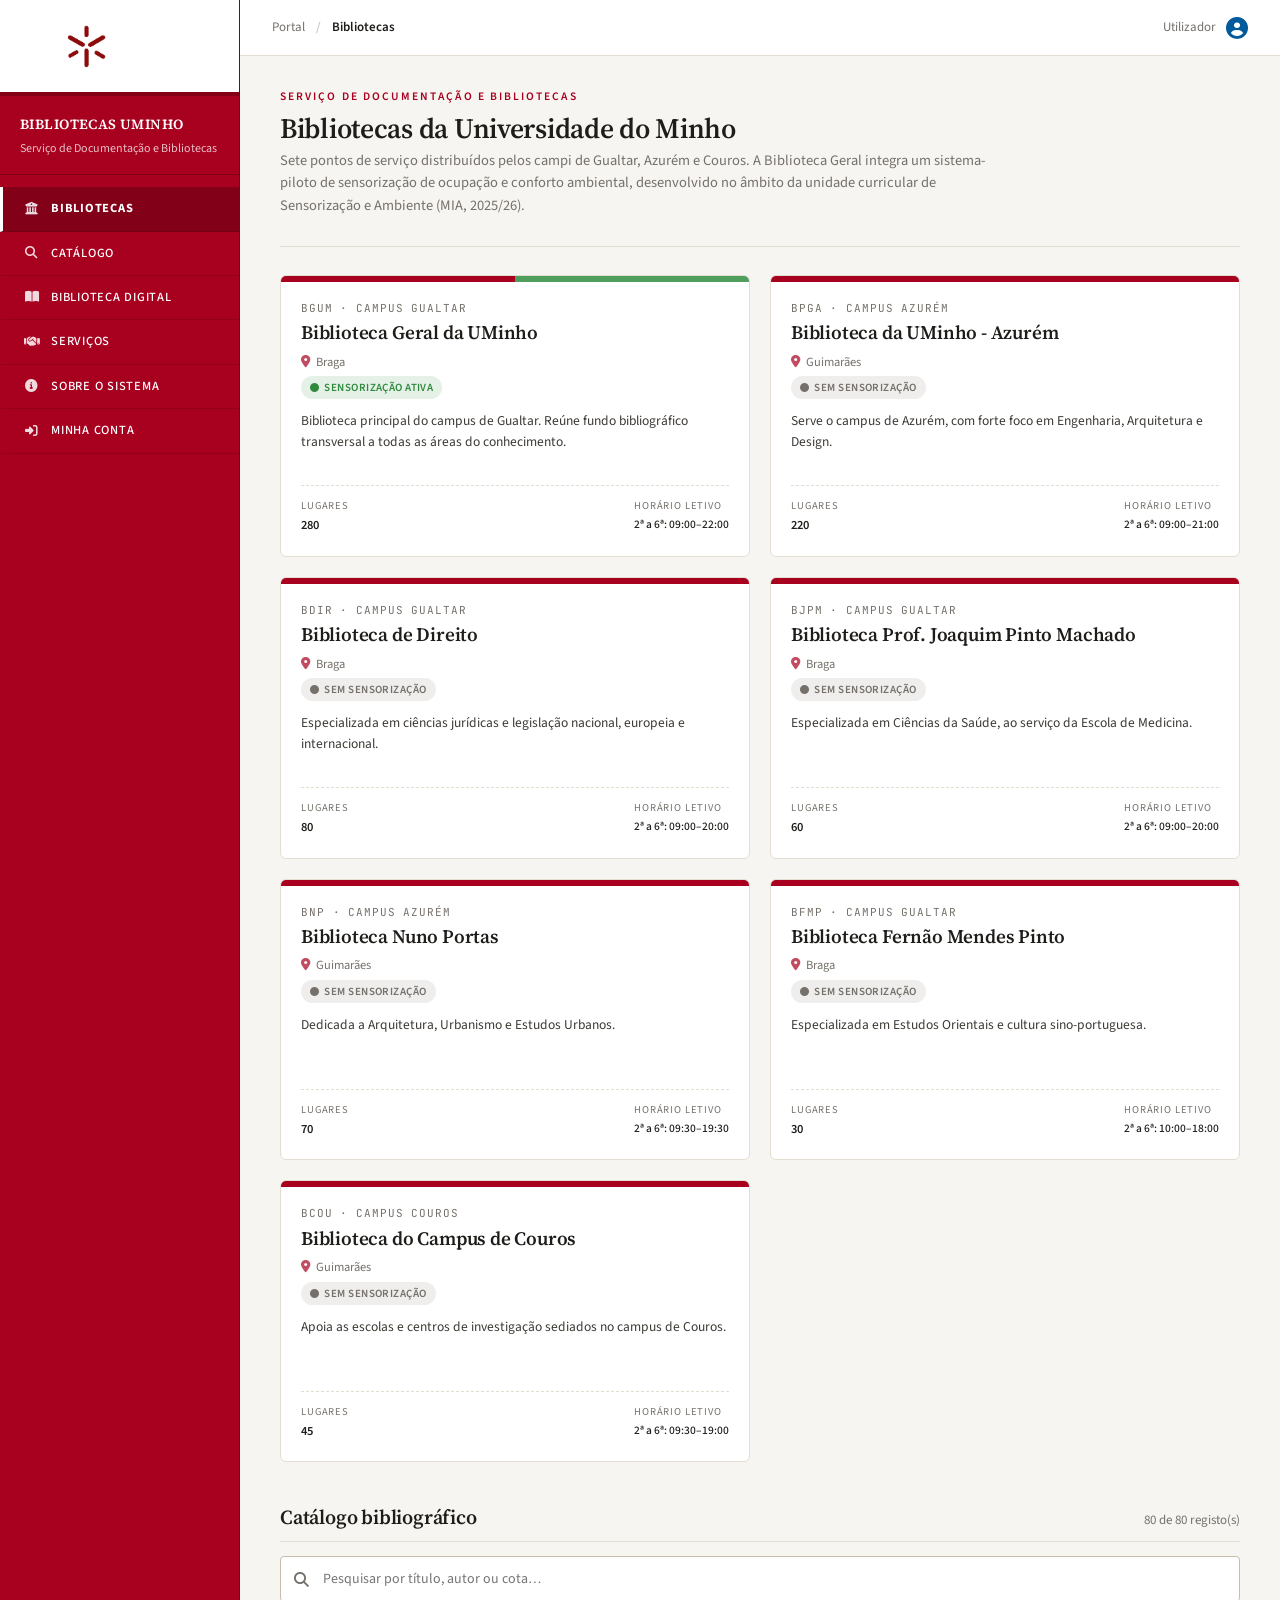
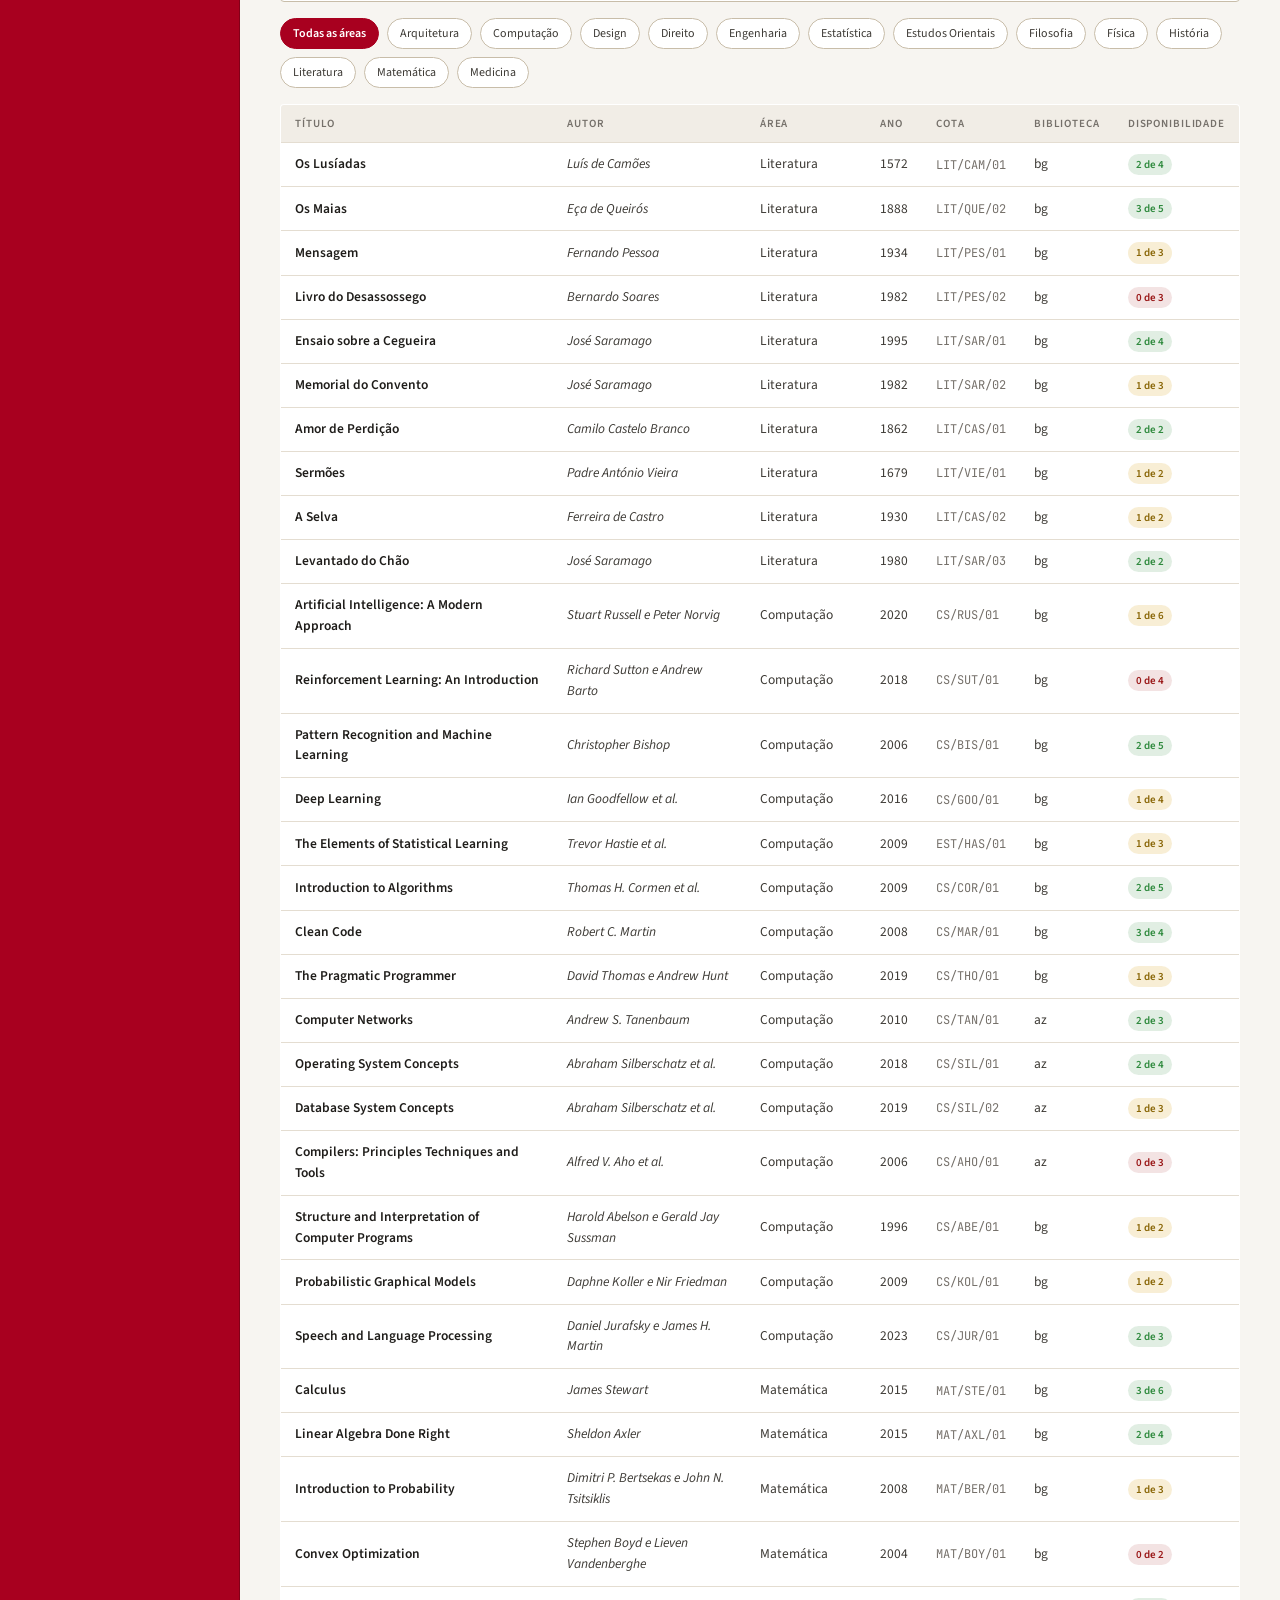
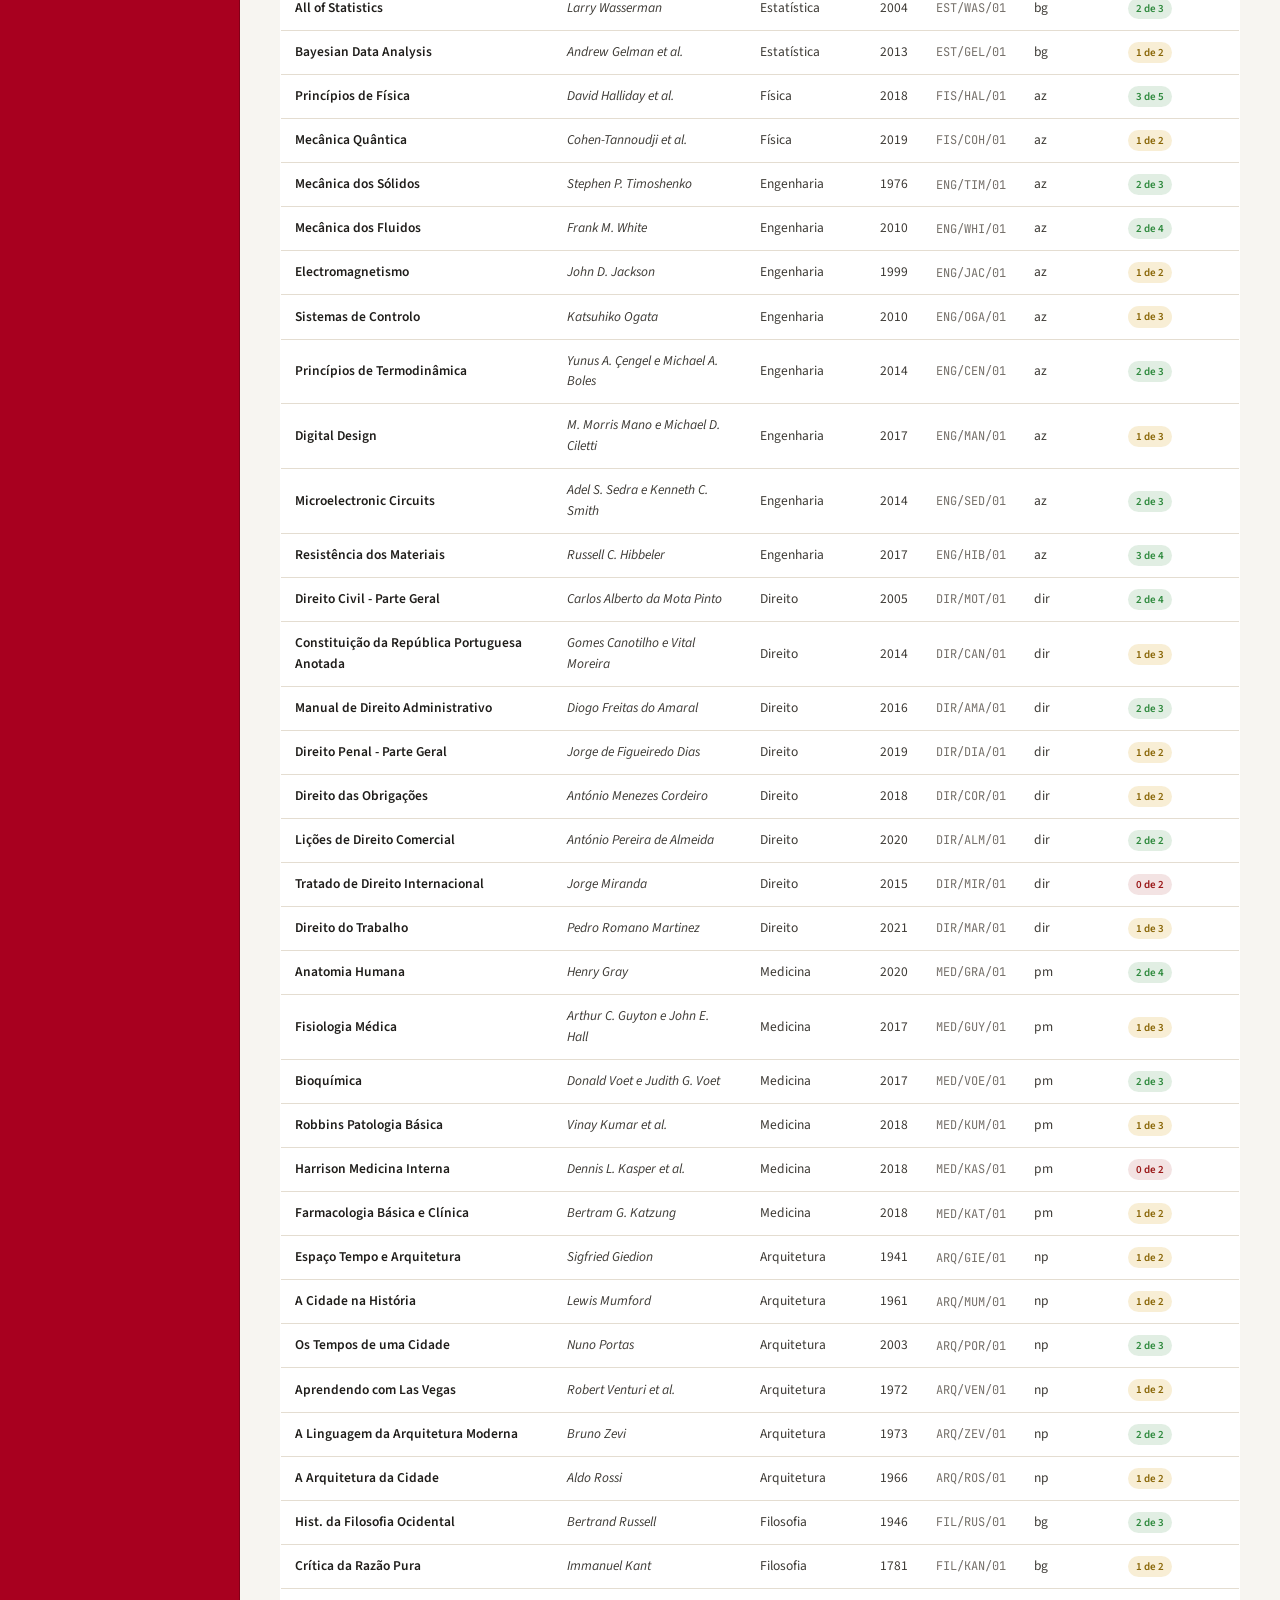
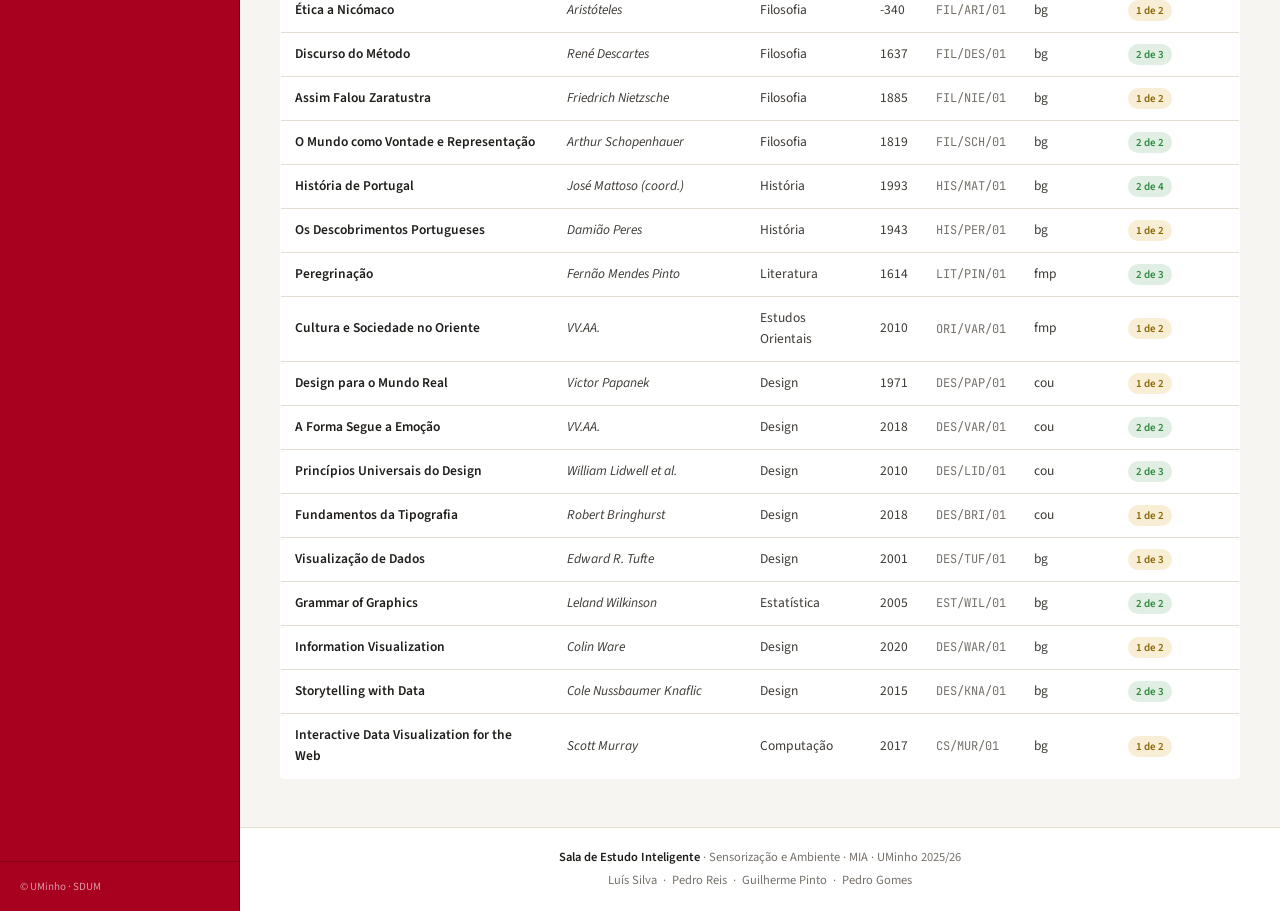
<file: website/index.html>
<!DOCTYPE html>
<html lang="pt">
<head>
  <meta charset="UTF-8">
  <meta name="viewport" content="width=device-width, initial-scale=1.0">
  <title>Bibliotecas — Portal UMinho</title>

  <link rel="stylesheet" href="https://cdnjs.cloudflare.com/ajax/libs/font-awesome/6.4.0/css/all.min.css">
  <link rel="stylesheet" href="style.css">
</head>
<body>

<div class="layout">

  <!-- ===================== Sidebar ===================== -->
  <aside class="sidebar">
    <div class="sidebar-logo">
      <img src="logo.png" alt="Universidade do Minho">
    </div>
    <div class="sidebar-header">
      <h2>Bibliotecas UMinho</h2>
      <p>Serviço de Documentação e Bibliotecas</p>
    </div>
    <nav class="sidebar-nav">
      <a href="index.html" class="sidebar-link active"><i class="fa-solid fa-building-columns"></i>Bibliotecas</a>
      <a href="#catalogo"    class="sidebar-link"><i class="fa-solid fa-magnifying-glass"></i>Catálogo</a>
      <a href="#"            class="sidebar-link"><i class="fa-solid fa-book-open"></i>Biblioteca Digital</a>
      <a href="#"            class="sidebar-link"><i class="fa-solid fa-handshake"></i>Serviços</a>
      <a href="sobre.html"   class="sidebar-link"><i class="fa-solid fa-circle-info"></i>Sobre o sistema</a>
      <a href="#"            class="sidebar-link"><i class="fa-solid fa-right-to-bracket"></i>Minha conta</a>
    </nav>
    <div class="sidebar-footer">
      © UMinho · SDUM
    </div>
  </aside>

  <!-- ===================== Main ===================== -->
  <main class="main">

    <header class="topbar">
      <button class="mobile-menu-btn" aria-label="Abrir menu">
        <i class="fa-solid fa-bars"></i>
      </button>
      <div class="crumbs">
        <a href="index.html">Portal</a>
        <span class="sep">/</span>
        <span class="current">Bibliotecas</span>
      </div>
      <div class="user">
        <span>Utilizador</span>
        <i class="fa-solid fa-circle-user"></i>
      </div>
    </header>

    <section class="content">

      <!-- ===== Cabeçalho da página ===== -->
      <div class="page-header">
        <div>
          <div class="page-eyebrow">Serviço de Documentação e Bibliotecas</div>
          <h1 class="page-title">Bibliotecas da Universidade do Minho</h1>
          <p class="page-subtitle">
            Sete pontos de serviço distribuídos pelos campi de Gualtar, Azurém e Couros.
            A Biblioteca Geral integra um sistema-piloto de sensorização de ocupação e conforto ambiental,
            desenvolvido no âmbito da unidade curricular de Sensorização e Ambiente (MIA, 2025/26).
          </p>
        </div>
      </div>

      <!-- ===== Lista de bibliotecas ===== -->
      <div id="library-grid" class="library-grid">
        <div class="loading">A carregar bibliotecas…</div>
      </div>

      <!-- ===== Pesquisa do catálogo ===== -->
      <section id="catalogo" class="section">
        <div class="section-header">
          <h2>Catálogo bibliográfico</h2>
          <span class="count" id="book-count">—</span>
        </div>

        <div class="search-wrap">
          <i class="fa-solid fa-magnifying-glass icon"></i>
          <input id="search-input" type="text" placeholder="Pesquisar por título, autor ou cota…" autocomplete="off">
        </div>

        <div class="search-filters" id="area-filters">
          <button class="filter-chip active" data-area="">Todas as áreas</button>
          <!-- chips inseridos por JS -->
        </div>

        <div id="book-results"></div>
      </section>

    </section>

    <footer class="site-footer">
      <strong>Sala de Estudo Inteligente</strong> · Sensorização e Ambiente · MIA · UMinho 2025/26
      <div class="authors">
        Luís Silva &nbsp;·&nbsp; Pedro Reis &nbsp;·&nbsp; Guilherme Pinto &nbsp;·&nbsp; Pedro Gomes
      </div>
    </footer>

  </main>

</div>

<div class="sidebar-overlay" aria-hidden="true"></div>

<script src="js/api.js"></script>
<script src="js/bibliotecas.js"></script>
<script src="js/mobile-nav.js"></script>
</body>
</html>
</file>
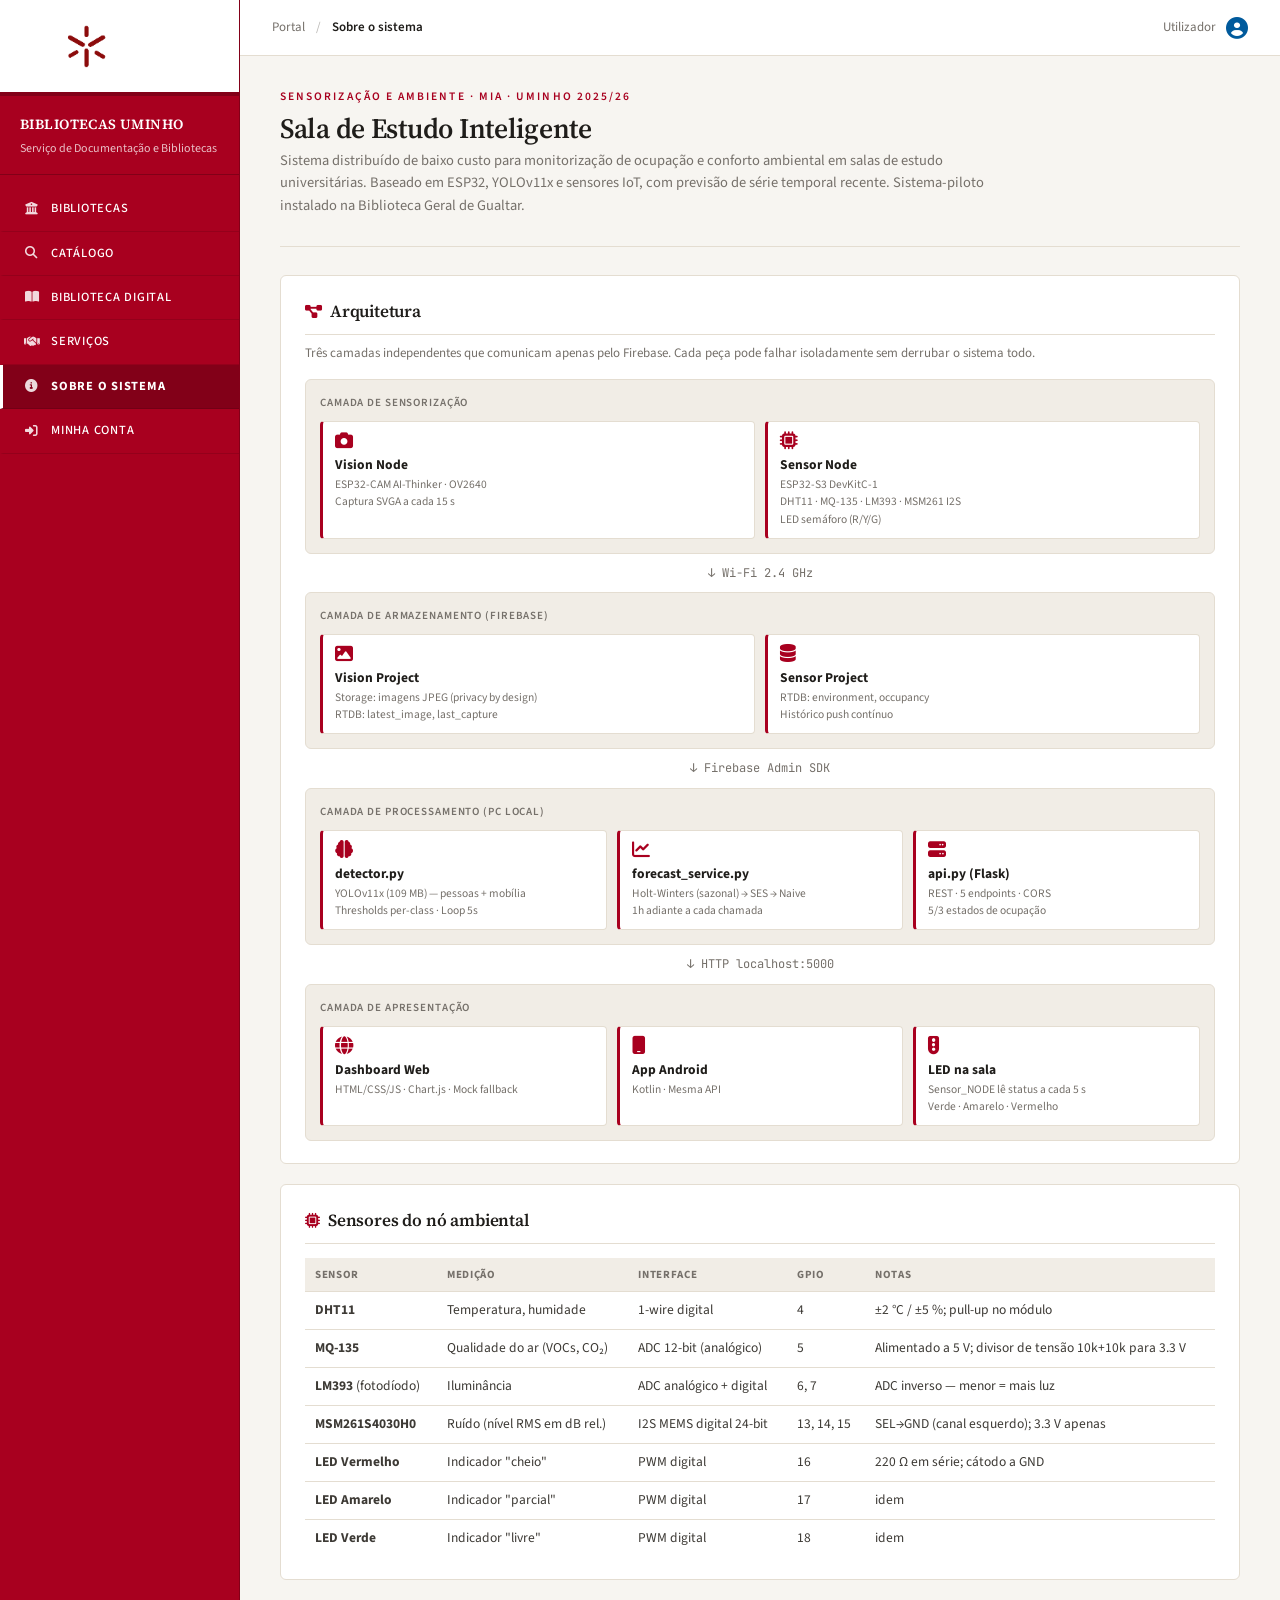
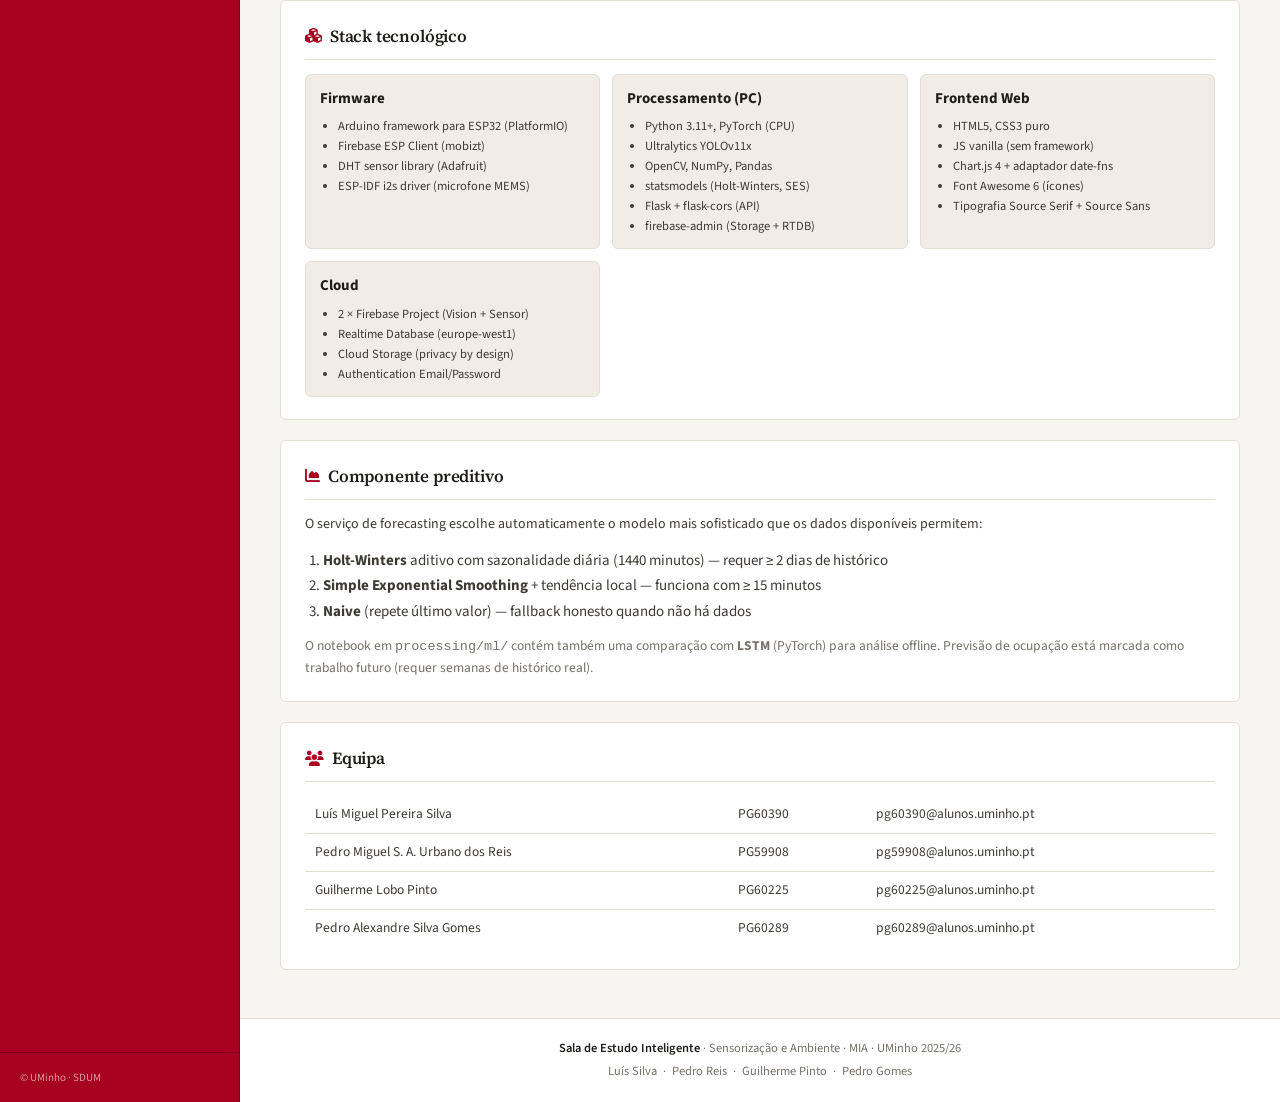
<file: website/sobre.html>
<!DOCTYPE html>
<html lang="pt">
<head>
  <meta charset="UTF-8">
  <meta name="viewport" content="width=device-width, initial-scale=1.0">
  <title>Sobre o sistema — Portal UMinho</title>

  <link rel="stylesheet" href="https://cdnjs.cloudflare.com/ajax/libs/font-awesome/6.4.0/css/all.min.css">
  <link rel="stylesheet" href="style.css">
</head>
<body>

<div class="layout">

  <!-- ===================== Sidebar ===================== -->
  <aside class="sidebar">
    <div class="sidebar-logo">
      <img src="logo.png" alt="Universidade do Minho">
    </div>
    <div class="sidebar-header">
      <h2>Bibliotecas UMinho</h2>
      <p>Serviço de Documentação e Bibliotecas</p>
    </div>
    <nav class="sidebar-nav">
      <a href="index.html"            class="sidebar-link"><i class="fa-solid fa-building-columns"></i>Bibliotecas</a>
      <a href="index.html#catalogo"    class="sidebar-link"><i class="fa-solid fa-magnifying-glass"></i>Catálogo</a>
      <a href="#"                      class="sidebar-link"><i class="fa-solid fa-book-open"></i>Biblioteca Digital</a>
      <a href="#"                      class="sidebar-link"><i class="fa-solid fa-handshake"></i>Serviços</a>
      <a href="sobre.html"             class="sidebar-link active"><i class="fa-solid fa-circle-info"></i>Sobre o sistema</a>
      <a href="#"                      class="sidebar-link"><i class="fa-solid fa-right-to-bracket"></i>Minha conta</a>
    </nav>
    <div class="sidebar-footer">© UMinho · SDUM</div>
  </aside>

  <!-- ===================== Main ===================== -->
  <main class="main">

    <header class="topbar">
      <button class="mobile-menu-btn" aria-label="Abrir menu">
        <i class="fa-solid fa-bars"></i>
      </button>
      <div class="crumbs">
        <a href="index.html">Portal</a>
        <span class="sep">/</span>
        <span class="current">Sobre o sistema</span>
      </div>
      <div class="user">
        <span>Utilizador</span>
        <i class="fa-solid fa-circle-user"></i>
      </div>
    </header>

    <section class="content">

      <div class="page-header">
        <div>
          <div class="page-eyebrow">Sensorização e Ambiente · MIA · UMinho 2025/26</div>
          <h1 class="page-title">Sala de Estudo Inteligente</h1>
          <p class="page-subtitle">
            Sistema distribuído de baixo custo para monitorização de ocupação e
            conforto ambiental em salas de estudo universitárias. Baseado em
            ESP32, YOLOv11x e sensores IoT, com previsão de série temporal
            recente. Sistema-piloto instalado na Biblioteca Geral de Gualtar.
          </p>
        </div>
      </div>

      <!-- ===== Arquitetura ===== -->
      <div class="panel">
        <h2><i class="fa-solid fa-diagram-project"></i>Arquitetura</h2>
        <p style="font-size: 13px; color: var(--text-muted); margin: -6px 0 16px;">
          Três camadas independentes que comunicam apenas pelo Firebase. Cada
          peça pode falhar isoladamente sem derrubar o sistema todo.
        </p>

        <div class="arch-diagram">

          <!-- Camada sensorização -->
          <div class="arch-layer">
            <h3>Camada de sensorização</h3>
            <div class="arch-nodes">
              <div class="arch-node">
                <i class="fa-solid fa-camera"></i>
                <strong>Vision Node</strong>
                <small>ESP32-CAM AI-Thinker · OV2640</small>
                <small>Captura SVGA a cada 15 s</small>
              </div>
              <div class="arch-node">
                <i class="fa-solid fa-microchip"></i>
                <strong>Sensor Node</strong>
                <small>ESP32-S3 DevKitC-1</small>
                <small>DHT11 · MQ-135 · LM393 · MSM261 I2S</small>
                <small>LED semáforo (R/Y/G)</small>
              </div>
            </div>
          </div>

          <div class="arch-arrow">↓ Wi-Fi 2.4 GHz</div>

          <!-- Camada cloud -->
          <div class="arch-layer">
            <h3>Camada de armazenamento (Firebase)</h3>
            <div class="arch-nodes">
              <div class="arch-node">
                <i class="fa-solid fa-image"></i>
                <strong>Vision Project</strong>
                <small>Storage: imagens JPEG (privacy by design)</small>
                <small>RTDB: latest_image, last_capture</small>
              </div>
              <div class="arch-node">
                <i class="fa-solid fa-database"></i>
                <strong>Sensor Project</strong>
                <small>RTDB: environment, occupancy</small>
                <small>Histórico push contínuo</small>
              </div>
            </div>
          </div>

          <div class="arch-arrow">↓ Firebase Admin SDK</div>

          <!-- Camada processamento -->
          <div class="arch-layer">
            <h3>Camada de processamento (PC local)</h3>
            <div class="arch-nodes">
              <div class="arch-node">
                <i class="fa-solid fa-brain"></i>
                <strong>detector.py</strong>
                <small>YOLOv11x (109 MB) — pessoas + mobília</small>
                <small>Thresholds per-class · Loop 5s</small>
              </div>
              <div class="arch-node">
                <i class="fa-solid fa-chart-line"></i>
                <strong>forecast_service.py</strong>
                <small>Holt-Winters (sazonal) → SES → Naive</small>
                <small>1h adiante a cada chamada</small>
              </div>
              <div class="arch-node">
                <i class="fa-solid fa-server"></i>
                <strong>api.py (Flask)</strong>
                <small>REST · 5 endpoints · CORS</small>
                <small>5/3 estados de ocupação</small>
              </div>
            </div>
          </div>

          <div class="arch-arrow">↓ HTTP localhost:5000</div>

          <!-- Camada apresentação -->
          <div class="arch-layer">
            <h3>Camada de apresentação</h3>
            <div class="arch-nodes">
              <div class="arch-node">
                <i class="fa-solid fa-globe"></i>
                <strong>Dashboard Web</strong>
                <small>HTML/CSS/JS · Chart.js · Mock fallback</small>
              </div>
              <div class="arch-node">
                <i class="fa-solid fa-mobile"></i>
                <strong>App Android</strong>
                <small>Kotlin · Mesma API</small>
              </div>
              <div class="arch-node">
                <i class="fa-solid fa-traffic-light"></i>
                <strong>LED na sala</strong>
                <small>Sensor_NODE lê status a cada 5 s</small>
                <small>Verde · Amarelo · Vermelho</small>
              </div>
            </div>
          </div>

        </div>
      </div>

      <!-- ===== Sensores ===== -->
      <div class="panel" style="margin-top: 20px;">
        <h2><i class="fa-solid fa-microchip"></i>Sensores do nó ambiental</h2>
        <div class="sensors-table">
          <table>
            <thead>
              <tr>
                <th>Sensor</th>
                <th>Medição</th>
                <th>Interface</th>
                <th>GPIO</th>
                <th>Notas</th>
              </tr>
            </thead>
            <tbody>
              <tr>
                <td><strong>DHT11</strong></td>
                <td>Temperatura, humidade</td>
                <td>1-wire digital</td>
                <td>4</td>
                <td>±2 °C / ±5 %; pull-up no módulo</td>
              </tr>
              <tr>
                <td><strong>MQ-135</strong></td>
                <td>Qualidade do ar (VOCs, CO₂)</td>
                <td>ADC 12-bit (analógico)</td>
                <td>5</td>
                <td>Alimentado a 5 V; divisor de tensão 10k+10k para 3.3 V</td>
              </tr>
              <tr>
                <td><strong>LM393</strong> (fotodíodo)</td>
                <td>Iluminância</td>
                <td>ADC analógico + digital</td>
                <td>6, 7</td>
                <td>ADC inverso — menor = mais luz</td>
              </tr>
              <tr>
                <td><strong>MSM261S4030H0</strong></td>
                <td>Ruído (nível RMS em dB rel.)</td>
                <td>I2S MEMS digital 24-bit</td>
                <td>13, 14, 15</td>
                <td>SEL→GND (canal esquerdo); 3.3 V apenas</td>
              </tr>
              <tr>
                <td><strong>LED Vermelho</strong></td>
                <td>Indicador "cheio"</td>
                <td>PWM digital</td>
                <td>16</td>
                <td>220 Ω em série; cátodo a GND</td>
              </tr>
              <tr>
                <td><strong>LED Amarelo</strong></td>
                <td>Indicador "parcial"</td>
                <td>PWM digital</td>
                <td>17</td>
                <td>idem</td>
              </tr>
              <tr>
                <td><strong>LED Verde</strong></td>
                <td>Indicador "livre"</td>
                <td>PWM digital</td>
                <td>18</td>
                <td>idem</td>
              </tr>
            </tbody>
          </table>
        </div>
      </div>

      <!-- ===== Stack tecnológico ===== -->
      <div class="panel" style="margin-top: 20px;">
        <h2><i class="fa-solid fa-cubes"></i>Stack tecnológico</h2>
        <div class="tech-grid">
          <div class="tech-card">
            <strong>Firmware</strong>
            <ul>
              <li>Arduino framework para ESP32 (PlatformIO)</li>
              <li>Firebase ESP Client (mobizt)</li>
              <li>DHT sensor library (Adafruit)</li>
              <li>ESP-IDF i2s driver (microfone MEMS)</li>
            </ul>
          </div>
          <div class="tech-card">
            <strong>Processamento (PC)</strong>
            <ul>
              <li>Python 3.11+, PyTorch (CPU)</li>
              <li>Ultralytics YOLOv11x</li>
              <li>OpenCV, NumPy, Pandas</li>
              <li>statsmodels (Holt-Winters, SES)</li>
              <li>Flask + flask-cors (API)</li>
              <li>firebase-admin (Storage + RTDB)</li>
            </ul>
          </div>
          <div class="tech-card">
            <strong>Frontend Web</strong>
            <ul>
              <li>HTML5, CSS3 puro</li>
              <li>JS vanilla (sem framework)</li>
              <li>Chart.js 4 + adaptador date-fns</li>
              <li>Font Awesome 6 (ícones)</li>
              <li>Tipografia Source Serif + Source Sans</li>
            </ul>
          </div>
          <div class="tech-card">
            <strong>Cloud</strong>
            <ul>
              <li>2 × Firebase Project (Vision + Sensor)</li>
              <li>Realtime Database (europe-west1)</li>
              <li>Cloud Storage (privacy by design)</li>
              <li>Authentication Email/Password</li>
            </ul>
          </div>
        </div>
      </div>

      <!-- ===== Componente preditivo ===== -->
      <div class="panel" style="margin-top: 20px;">
        <h2><i class="fa-solid fa-chart-area"></i>Componente preditivo</h2>
        <p style="font-size: 14px; margin: 0 0 12px;">
          O serviço de forecasting escolhe automaticamente o modelo mais
          sofisticado que os dados disponíveis permitem:
        </p>
        <ol style="margin: 0 0 12px 18px; padding: 0; line-height: 1.7;">
          <li><strong>Holt-Winters</strong> aditivo com sazonalidade diária
            (1440 minutos) — requer ≥ 2 dias de histórico</li>
          <li><strong>Simple Exponential Smoothing</strong> + tendência local —
            funciona com ≥ 15 minutos</li>
          <li><strong>Naive</strong> (repete último valor) — fallback honesto
            quando não há dados</li>
        </ol>
        <p style="font-size: 13.5px; color: var(--text-muted); margin: 0;">
          O notebook em <code>processing/ml/</code> contém também uma
          comparação com <strong>LSTM</strong> (PyTorch) para análise offline.
          Previsão de ocupação está marcada como trabalho futuro (requer
          semanas de histórico real).
        </p>
      </div>

      <!-- ===== Equipa ===== -->
      <div class="panel" style="margin-top: 20px;">
        <h2><i class="fa-solid fa-users"></i>Equipa</h2>
        <table class="team-table">
          <tbody>
            <tr><td>Luís Miguel Pereira Silva</td><td>PG60390</td><td>pg60390@alunos.uminho.pt</td></tr>
            <tr><td>Pedro Miguel S. A. Urbano dos Reis</td><td>PG59908</td><td>pg59908@alunos.uminho.pt</td></tr>
            <tr><td>Guilherme Lobo Pinto</td><td>PG60225</td><td>pg60225@alunos.uminho.pt</td></tr>
            <tr><td>Pedro Alexandre Silva Gomes</td><td>PG60289</td><td>pg60289@alunos.uminho.pt</td></tr>
          </tbody>
        </table>
      </div>

    </section>

    <footer class="site-footer">
      <strong>Sala de Estudo Inteligente</strong> · Sensorização e Ambiente · MIA · UMinho 2025/26
      <div class="authors">
        Luís Silva &nbsp;·&nbsp; Pedro Reis &nbsp;·&nbsp; Guilherme Pinto &nbsp;·&nbsp; Pedro Gomes
      </div>
    </footer>

  </main>

</div>

<div class="sidebar-overlay" aria-hidden="true"></div>
<script src="js/mobile-nav.js"></script>

</body>
</html>
</file>
<file: website/style.css>
/* ============================================================
   Portal de Bibliotecas UMinho - estilos partilhados
   ============================================================ */

@import url('https://fonts.googleapis.com/css2?family=Source+Serif+4:opsz,wght@8..60,400;8..60,600;8..60,700&family=Source+Sans+3:wght@400;500;600;700&family=JetBrains+Mono:wght@400;500&display=swap');

:root {
  --uminho-red:        #A8001F;
  --uminho-red-dark:   #820018;
  --uminho-red-soft:   #f4e6e8;
  --uminho-blue:       #005A9C;

  --bg-page:           #f7f5f1;   /* creme institucional, mais quente que o cinzento padrão */
  --bg-surface:        #ffffff;
  --bg-subtle:         #f1ede6;
  --border-soft:       #e4ddd1;
  --border-strong:     #c8bda9;

  --text-strong:       #1f1d1a;
  --text-body:         #3d3a35;
  --text-muted:        #75706a;

  --status-free:       #2f8a3e;
  --status-low:        #4f9e5d;
  --status-mid:        #d6a216;
  --status-high:       #c44d2f;
  --status-full:       #9a1818;
  --status-unknown:    #a8a39a;

  --font-serif:        'Source Serif 4', Georgia, 'Times New Roman', serif;
  --font-sans:         'Source Sans 3', system-ui, sans-serif;
  --font-mono:         'JetBrains Mono', ui-monospace, monospace;

  --radius-sm:         4px;
  --radius-md:         6px;
  --shadow-card:       0 1px 2px rgba(20, 15, 10, .04), 0 4px 12px rgba(20, 15, 10, .06);
  --shadow-card-hover: 0 2px 4px rgba(20, 15, 10, .06), 0 12px 24px rgba(20, 15, 10, .10);
}

* { box-sizing: border-box; }

html, body {
  margin: 0;
  padding: 0;
  background: var(--bg-page);
  color: var(--text-body);
  font-family: var(--font-sans);
  font-size: 15px;
  line-height: 1.55;
  -webkit-font-smoothing: antialiased;
}

a { color: var(--uminho-blue); text-decoration: none; }
a:hover { text-decoration: underline; }

h1, h2, h3, h4 {
  font-family: var(--font-serif);
  color: var(--text-strong);
  font-weight: 600;
  margin: 0;
  letter-spacing: -0.01em;
}

/* ============================================================
   Layout principal (sidebar + main)
   ============================================================ */

.layout {
  display: flex;
  min-height: 100vh;
}

.sidebar {
  width: 240px;
  background: var(--uminho-red);
  color: #fff;
  display: flex;
  flex-direction: column;
  flex-shrink: 0;
  border-right: 1px solid var(--uminho-red-dark);
}

.sidebar-logo {
  background: #fff;
  height: 96px;
  display: flex;
  align-items: center;
  justify-content: center;
  padding: 16px;
  border-bottom: 4px solid var(--uminho-red-dark);
}
.sidebar-logo img { max-height: 64px; max-width: 100%; object-fit: contain; }

.sidebar-header {
  padding: 18px 20px 16px;
  border-bottom: 1px solid var(--uminho-red-dark);
}
.sidebar-header h2 {
  font-family: var(--font-serif);
  color: #fff;
  font-size: 14px;
  font-weight: 600;
  letter-spacing: 0.03em;
  text-transform: uppercase;
}
.sidebar-header p {
  margin: 4px 0 0;
  font-size: 12px;
  color: rgba(255,255,255,.75);
}

.sidebar-nav { flex: 1; margin-top: 12px; }
.sidebar-link {
  display: flex;
  align-items: center;
  gap: 10px;
  padding: 12px 20px;
  color: #fff;
  font-size: 12.5px;
  font-weight: 500;
  letter-spacing: 0.06em;
  text-transform: uppercase;
  border-bottom: 1px solid rgba(0,0,0,.12);
  border-left: 3px solid transparent;
  transition: background-color .15s ease, border-color .15s ease;
}
.sidebar-link:hover { background: var(--uminho-red-dark); text-decoration: none; }
.sidebar-link.active {
  background: var(--uminho-red-dark);
  border-left-color: #fff;
  font-weight: 700;
}
.sidebar-link i { width: 18px; text-align: center; opacity: .85; }

.sidebar-footer {
  padding: 16px 20px;
  font-size: 11px;
  color: rgba(255,255,255,.6);
  border-top: 1px solid var(--uminho-red-dark);
}

.main {
  flex: 1;
  display: flex;
  flex-direction: column;
  min-width: 0;
}

.topbar {
  background: #fff;
  border-bottom: 1px solid var(--border-soft);
  height: 56px;
  display: flex;
  align-items: center;
  justify-content: space-between;
  gap: 12px;
  padding: 0 32px;
}
.topbar .mobile-menu-btn { margin-right: auto; }
.topbar .crumbs {
  font-size: 13px;
  color: var(--text-muted);
}
.topbar .crumbs a { color: var(--text-muted); }
.topbar .crumbs a:hover { color: var(--uminho-red); text-decoration: none; }
.topbar .crumbs .sep { margin: 0 8px; opacity: .5; }
.topbar .crumbs .current { color: var(--text-strong); font-weight: 600; }

.topbar .user {
  display: flex; align-items: center; gap: 10px;
  font-size: 13px; color: var(--text-muted);
}
.topbar .user i { font-size: 22px; color: var(--uminho-blue); }

.content {
  padding: 32px 40px 48px;
  flex: 1;
}

.page-header {
  display: flex;
  align-items: flex-end;
  justify-content: space-between;
  margin-bottom: 28px;
  padding-bottom: 14px;
  border-bottom: 1px solid var(--border-soft);
}
.page-title { font-size: 28px; line-height: 1.15; }
.page-eyebrow {
  font-family: var(--font-sans);
  font-size: 11.5px;
  letter-spacing: 0.18em;
  text-transform: uppercase;
  color: var(--uminho-red);
  font-weight: 600;
  margin-bottom: 6px;
}
.page-subtitle {
  margin-top: 6px;
  font-size: 14.5px;
  color: var(--text-muted);
  max-width: 720px;
}

.site-footer {
  padding: 20px 32px;
  border-top: 1px solid var(--border-soft);
  background: #fff;
  font-size: 12.5px;
  color: var(--text-muted);
  text-align: center;
}
.site-footer strong { color: var(--text-strong); font-weight: 600; }
.site-footer .authors { margin-top: 4px; }

/* ============================================================
   Lista de bibliotecas (index)
   ============================================================ */

.library-grid {
  display: grid;
  grid-template-columns: repeat(auto-fill, minmax(320px, 1fr));
  gap: 20px;
}

.library-card {
  background: var(--bg-surface);
  border: 1px solid var(--border-soft);
  border-radius: var(--radius-md);
  overflow: hidden;
  display: flex;
  flex-direction: column;
  transition: transform .18s ease, box-shadow .18s ease, border-color .18s ease;
  cursor: pointer;
  position: relative;
}
.library-card:hover {
  transform: translateY(-2px);
  box-shadow: var(--shadow-card-hover);
  border-color: var(--border-strong);
}

.library-card .top-band {
  height: 6px;
  background: var(--uminho-red);
}
.library-card.monitored .top-band {
  background: linear-gradient(90deg, var(--uminho-red) 0%, var(--uminho-red) 50%, var(--status-low) 50%, var(--status-low) 100%);
}

.library-card .body { padding: 18px 20px 20px; flex: 1; }
.library-card .sigla {
  font-family: var(--font-mono);
  font-size: 11px;
  color: var(--text-muted);
  letter-spacing: 0.08em;
}
.library-card h3 {
  font-size: 19px;
  margin-top: 4px;
  margin-bottom: 8px;
  line-height: 1.25;
}
.library-card .campus {
  font-size: 12.5px;
  color: var(--text-muted);
}
.library-card .campus i { margin-right: 6px; color: var(--uminho-red); opacity: .7; }
.library-card .descricao {
  margin-top: 12px;
  font-size: 13.5px;
  color: var(--text-body);
  min-height: 60px;
}

.library-card .meta {
  display: flex;
  justify-content: space-between;
  margin-top: 14px;
  padding-top: 12px;
  border-top: 1px dashed var(--border-soft);
  font-size: 12.5px;
}
.library-card .meta .item { display: flex; flex-direction: column; gap: 2px; }
.library-card .meta .label { color: var(--text-muted); font-size: 10.5px; letter-spacing: 0.08em; text-transform: uppercase; }
.library-card .meta .val { color: var(--text-strong); font-weight: 600; }

.badge {
  display: inline-flex;
  align-items: center;
  gap: 5px;
  padding: 3px 9px;
  border-radius: 999px;
  font-size: 11px;
  font-weight: 600;
  letter-spacing: 0.04em;
  text-transform: uppercase;
}
.badge.monitored { background: rgba(47, 138, 62, .12); color: var(--status-free); }
.badge.unmonitored { background: rgba(168, 163, 154, .18); color: var(--text-muted); }
.badge i { font-size: 9px; }

.library-card .badge-row { margin-top: 4px; display: flex; gap: 6px; flex-wrap: wrap; }

/* ============================================================
   Pesquisa de livros
   ============================================================ */

.section {
  margin-top: 40px;
}
.section-header {
  display: flex;
  align-items: baseline;
  justify-content: space-between;
  margin-bottom: 14px;
  padding-bottom: 8px;
  border-bottom: 1px solid var(--border-soft);
}
.section-header h2 {
  font-size: 20px;
}
.section-header .count {
  font-size: 13px;
  color: var(--text-muted);
}

.search-wrap {
  position: relative;
  margin-bottom: 16px;
}
.search-wrap input {
  width: 100%;
  padding: 12px 14px 12px 42px;
  font-family: var(--font-sans);
  font-size: 14px;
  border: 1px solid var(--border-strong);
  background: var(--bg-surface);
  border-radius: var(--radius-sm);
  color: var(--text-strong);
  transition: border-color .15s ease, box-shadow .15s ease;
}
.search-wrap input:focus {
  outline: none;
  border-color: var(--uminho-red);
  box-shadow: 0 0 0 3px rgba(168, 0, 31, .12);
}
.search-wrap .icon {
  position: absolute;
  left: 14px; top: 50%;
  transform: translateY(-50%);
  color: var(--text-muted);
}
.search-filters {
  display: flex;
  gap: 8px;
  flex-wrap: wrap;
  margin-bottom: 16px;
}
.filter-chip {
  padding: 6px 12px;
  background: var(--bg-surface);
  border: 1px solid var(--border-strong);
  border-radius: 999px;
  font-size: 12px;
  cursor: pointer;
  color: var(--text-body);
  transition: all .15s ease;
  font-family: var(--font-sans);
}
.filter-chip:hover { border-color: var(--uminho-red); color: var(--uminho-red); }
.filter-chip.active {
  background: var(--uminho-red);
  border-color: var(--uminho-red);
  color: #fff;
  font-weight: 600;
}

.book-table {
  width: 100%;
  border-collapse: collapse;
  background: var(--bg-surface);
  border: 1px solid var(--border-soft);
  border-radius: var(--radius-sm);
  overflow: hidden;
  font-size: 13.5px;
}
.book-table thead th {
  text-align: left;
  padding: 10px 14px;
  background: var(--bg-subtle);
  font-size: 11px;
  letter-spacing: 0.08em;
  text-transform: uppercase;
  color: var(--text-muted);
  font-weight: 600;
  border-bottom: 1px solid var(--border-soft);
}
.book-table tbody tr {
  border-bottom: 1px solid var(--border-soft);
  transition: background-color .12s ease;
}
.book-table tbody tr:last-child { border-bottom: none; }
.book-table tbody tr:hover { background: var(--bg-subtle); }
.book-table td {
  padding: 11px 14px;
  vertical-align: middle;
}
.book-table .col-titulo { font-weight: 600; color: var(--text-strong); }
.book-table .col-autor  { color: var(--text-body); font-style: italic; }
.book-table .col-cota   { font-family: var(--font-mono); font-size: 12px; color: var(--text-muted); }
.book-table .col-bib a  { color: var(--uminho-red); font-weight: 500; }
.book-table .col-bib a:hover { text-decoration: underline; }
.book-table .col-disp .pill {
  display: inline-block;
  padding: 2px 8px;
  border-radius: 999px;
  font-size: 11px;
  font-weight: 600;
}
.book-table .pill.ok       { background: rgba(47, 138, 62, .14); color: var(--status-free); }
.book-table .pill.few      { background: rgba(214, 162, 22, .18); color: #8a6708; }
.book-table .pill.out      { background: rgba(154, 24, 24, .12); color: var(--status-full); }

.empty {
  padding: 32px;
  text-align: center;
  color: var(--text-muted);
  font-style: italic;
  background: var(--bg-surface);
  border: 1px dashed var(--border-strong);
  border-radius: var(--radius-sm);
}

/* ============================================================
   Página de detalhe da biblioteca
   ============================================================ */

.detail-grid {
  display: grid;
  grid-template-columns: minmax(0, 1.5fr) minmax(280px, 1fr);
  gap: 28px;
}

.panel {
  background: var(--bg-surface);
  border: 1px solid var(--border-soft);
  border-radius: var(--radius-md);
  padding: 22px 24px;
}
.panel h2 {
  font-size: 17px;
  margin-bottom: 14px;
  padding-bottom: 10px;
  border-bottom: 1px solid var(--border-soft);
  display: flex;
  align-items: center;
  gap: 8px;
}
.panel h2 i { color: var(--uminho-red); font-size: 15px; }

.info-grid {
  display: grid;
  grid-template-columns: max-content 1fr;
  gap: 8px 18px;
  font-size: 13.5px;
}
.info-grid dt {
  font-size: 11px;
  text-transform: uppercase;
  letter-spacing: 0.08em;
  color: var(--text-muted);
  font-weight: 600;
  padding-top: 2px;
}
.info-grid dd {
  margin: 0;
  color: var(--text-body);
}

/* --- Planta da sala --- */
.layout-wrap {
  position: relative;
  width: 100%;
  aspect-ratio: 16 / 10;
  background: repeating-linear-gradient(
    0deg,
    var(--bg-subtle) 0,
    var(--bg-subtle) 1px,
    transparent 1px,
    transparent 28px
  ), repeating-linear-gradient(
    90deg,
    var(--bg-subtle) 0,
    var(--bg-subtle) 1px,
    transparent 1px,
    transparent 28px
  ), #fdfbf7;
  border: 1.5px solid var(--text-strong);
  border-radius: var(--radius-sm);
  margin: 8px 0 16px;
  overflow: hidden;
}

.zone {
  position: absolute;
  border: 1.5px solid var(--border-strong);
  background: rgba(168, 163, 154, .15);
  border-radius: 3px;
  padding: 6px 8px;
  display: flex;
  flex-direction: column;
  justify-content: space-between;
  font-size: 11px;
  color: var(--text-muted);
  transition: all .2s ease;
}
.zone.unmonitored::after {
  content: 'sem sensor';
  position: absolute;
  bottom: 4px; right: 6px;
  font-size: 9.5px;
  text-transform: uppercase;
  letter-spacing: 0.06em;
  color: var(--text-muted);
  opacity: .7;
}
.zone-id {
  font-family: var(--font-serif);
  font-size: 22px;
  font-weight: 700;
  color: var(--text-strong);
  line-height: 1;
}
.zone-name {
  font-size: 10.5px;
  font-weight: 600;
  text-transform: uppercase;
  letter-spacing: 0.04em;
  margin-top: 2px;
}
.zone.monitored {
  border-color: var(--uminho-red);
  border-width: 2px;
  color: var(--text-strong);
}
.zone.monitored .zone-id { color: var(--uminho-red); }

/* tom dinâmico para a zona monitorizada */
.zone.occ-empty { background: rgba(47, 138, 62, .15); }
.zone.occ-low   { background: rgba(79, 158, 93, .25); }
.zone.occ-mid   { background: rgba(214, 162, 22, .25); }
.zone.occ-high  { background: rgba(196, 77, 47, .28); }
.zone.occ-full  { background: rgba(154, 24, 24, .32); color: #fff; }
.zone.occ-full .zone-id, .zone.occ-full .zone-name { color: #fff; }

.zone-count {
  font-family: var(--font-mono);
  font-size: 13px;
  font-weight: 600;
  align-self: flex-end;
}

.layout-legend {
  display: flex;
  gap: 18px;
  flex-wrap: wrap;
  font-size: 12px;
  color: var(--text-muted);
  margin-top: 4px;
}
.legend-swatch {
  display: inline-block;
  width: 12px; height: 12px;
  border-radius: 2px;
  vertical-align: middle;
  margin-right: 5px;
  border: 1px solid var(--border-strong);
}

/* --- Sensores --- */
.sensor-grid {
  display: grid;
  grid-template-columns: repeat(auto-fit, minmax(140px, 1fr));
  gap: 12px;
  margin-top: 6px;
}
.sensor-tile {
  background: var(--bg-subtle);
  border: 1px solid var(--border-soft);
  border-radius: var(--radius-sm);
  padding: 12px;
  text-align: center;
}
.sensor-tile i {
  font-size: 20px;
  color: var(--uminho-red);
  margin-bottom: 6px;
}
.sensor-tile .label {
  font-size: 10.5px;
  text-transform: uppercase;
  letter-spacing: 0.08em;
  color: var(--text-muted);
  font-weight: 600;
}
.sensor-tile .value {
  font-family: var(--font-mono);
  font-size: 18px;
  font-weight: 600;
  color: var(--text-strong);
  margin-top: 4px;
}
.sensor-tile .unit { font-size: 11px; color: var(--text-muted); font-family: var(--font-sans); margin-left: 2px; }
.sensor-tile .trend {
  display: inline-flex;
  align-items: center;
  gap: 3px;
  margin-left: 6px;
  padding: 1px 8px 1px 7px;
  border-radius: 999px;
  font-size: 11px;
  font-weight: 700;
  font-family: var(--font-mono);
  vertical-align: middle;
}
.sensor-tile .trend-delta { font-weight: 500; font-size: 10px; opacity: 0.85; }
.sensor-tile .trend-good   { background: rgba(47, 138, 62, .12);   color: var(--status-free); }
.sensor-tile .trend-bad    { background: rgba(154, 24, 24, .12);   color: var(--status-full); }
.sensor-tile .trend-stable { background: rgba(117, 112, 106, .12); color: var(--text-muted); }
.sensor-tile .value.value-text {
  font-size: 18px;          /* texto não-numérico fica mais pequeno */
  letter-spacing: -0.01em;
}
.sensor-tile .sublabel-row {
  margin-top: 6px;
  font-size: 11px;
  color: var(--text-muted);
  letter-spacing: 0.01em;
}
.sensor-tile .sublabel {
  display: inline-block;
  padding: 2px 8px;
  border-radius: 999px;
  background: rgba(168, 0, 31, .07);
  color: var(--uminho-red-dark);
  font-weight: 600;
  font-size: 10.5px;
  text-transform: uppercase;
  letter-spacing: 0.04em;
}
.sensor-tile.alert { background: rgba(196, 77, 47, .10); border-color: rgba(196, 77, 47, .35); }
.sensor-tile.alert .value { color: var(--status-high); }
.sensor-tile.alert .sublabel { background: rgba(154, 24, 24, .12); color: var(--status-full); }

/* --- Página "Sobre o sistema" --- */
.arch-diagram {
  display: flex;
  flex-direction: column;
  align-items: center;
  gap: 8px;
}
.arch-layer {
  width: 100%;
  background: var(--bg-subtle);
  border: 1px solid var(--border-soft);
  border-radius: var(--radius-md);
  padding: 14px;
}
.arch-layer h3 {
  font-family: var(--font-sans);
  font-size: 11px;
  text-transform: uppercase;
  letter-spacing: 0.08em;
  color: var(--text-muted);
  margin: 0 0 10px;
}
.arch-nodes {
  display: grid;
  grid-template-columns: repeat(auto-fit, minmax(180px, 1fr));
  gap: 10px;
}
.arch-node {
  background: #fff;
  border: 1px solid var(--border-soft);
  border-left: 3px solid var(--uminho-red);
  border-radius: var(--radius-sm);
  padding: 10px 12px;
  display: flex;
  flex-direction: column;
  gap: 1px;
}
.arch-node i  { color: var(--uminho-red); font-size: 18px; margin-bottom: 4px; }
.arch-node strong { font-size: 13.5px; color: var(--text-strong); }
.arch-node small  { font-size: 11.5px; color: var(--text-muted); line-height: 1.4; }
.arch-arrow {
  color: var(--text-muted);
  font-size: 12px;
  font-family: var(--font-mono);
  padding: 2px 8px;
}

.sensors-table table,
.team-table {
  width: 100%;
  border-collapse: collapse;
  font-size: 13.5px;
}
.sensors-table th,
.sensors-table td,
.team-table td {
  text-align: left;
  padding: 8px 10px;
  border-bottom: 1px solid var(--border-soft);
}
.sensors-table th {
  background: var(--bg-subtle);
  font-family: var(--font-sans);
  font-size: 11px;
  text-transform: uppercase;
  letter-spacing: 0.06em;
  color: var(--text-muted);
}
.sensors-table tbody tr:last-child td,
.team-table tbody tr:last-child td { border-bottom: 0; }

.tech-grid {
  display: grid;
  grid-template-columns: repeat(auto-fit, minmax(220px, 1fr));
  gap: 12px;
}
.tech-card {
  background: var(--bg-subtle);
  border: 1px solid var(--border-soft);
  border-radius: var(--radius-md);
  padding: 12px 14px;
}
.tech-card strong { display: block; margin-bottom: 6px; color: var(--text-strong); }
.tech-card ul {
  margin: 0;
  padding-left: 18px;
  font-size: 12.5px;
  color: var(--text-body);
  line-height: 1.6;
}

/* --- Estatísticas do dia (4 linhas iguais por card) --- */
.stats-grid {
  display: grid;
  grid-template-columns: repeat(auto-fit, minmax(200px, 1fr));
  gap: 12px;
  align-items: stretch;          /* cards com a mesma altura */
}
.stat-card {
  background: var(--bg-subtle);
  border: 1px solid var(--border-soft);
  border-radius: var(--radius-md);
  padding: 0;
  display: flex;
  flex-direction: column;
  overflow: hidden;
}

/* Cabeçalho do card (ícone + título) */
.stat-card-head {
  display: flex;
  align-items: center;
  gap: 8px;
  padding: 10px 14px;
  background: #fff;
  border-bottom: 1px solid var(--border-soft);
}
.stat-card-head i {
  color: var(--uminho-red);
  font-size: 15px;
}
.stat-card-head .stat-card-title {
  font-family: var(--font-sans);
  font-weight: 700;
  font-size: 13px;
  text-transform: uppercase;
  letter-spacing: 0.05em;
  color: var(--text-strong);
}

/* As 4 métricas, distribuídas com o MESMO espaço cada */
.stat-rows {
  display: grid;
  grid-template-rows: repeat(4, 1fr);   /* todas iguais */
  flex: 1;
}
.stat-row {
  display: flex;
  align-items: center;
  justify-content: space-between;
  padding: 8px 14px;
  border-bottom: 1px solid rgba(168, 0, 31, 0.06);
  min-height: 38px;
}
.stat-row:last-child { border-bottom: 0; }

.stat-row-key {
  font-size: 12px;
  font-weight: 600;
  letter-spacing: 0.04em;
  text-transform: uppercase;
  color: var(--text-muted);
}
.stat-row-value {
  font-family: var(--font-serif);
  font-size: 17px;
  font-weight: 600;
  color: var(--text-strong);
}
.stat-row-unit {
  font-family: var(--font-sans);
  font-size: 11px;
  color: var(--text-muted);
  font-weight: 500;
}

/* --- Painel de gráficos --- */
.chart-controls {
  display: flex;
  align-items: center;
  justify-content: space-between;
  gap: 12px;
  flex-wrap: wrap;
  margin-bottom: 12px;
}
.chart-target-tabs {
  display: inline-flex;
  flex-wrap: wrap;
  gap: 6px;
}
.chart-tab {
  background: var(--bg-subtle);
  border: 1px solid var(--border-soft);
  color: var(--text-body);
  padding: 5px 12px;
  border-radius: 999px;
  font-size: 12.5px;
  font-family: var(--font-sans);
  cursor: pointer;
  transition: background .15s, color .15s, border-color .15s;
}
.chart-tab:hover { background: rgba(168, 0, 31, .06); }
.chart-tab.active {
  background: var(--uminho-red);
  border-color: var(--uminho-red-dark);
  color: #fff;
}
.chart-meta {
  font-size: 12px;
  color: var(--text-muted);
  font-family: var(--font-mono);
}
.chart-meta .sep { margin: 0 6px; opacity: 0.5; }
.chart-wrap {
  position: relative;
  height: 280px;
  width: 100%;
}

/* --- Chip do LED dentro do cartão de ocupação --- */
.led-chip {
  margin-top: 8px;
  display: inline-flex;
  align-items: center;
  gap: 8px;
  padding: 4px 12px 4px 8px;
  border-radius: 999px;
  background: var(--bg-subtle);
  border: 1px solid var(--border-soft);
  font-size: 12.5px;
  color: var(--text-body);
  font-family: var(--font-mono);
}
.led-chip .led-dot {
  display: inline-block;
  width: 10px; height: 10px;
  border-radius: 50%;
  background: var(--status-unknown);
  box-shadow: 0 0 0 2px rgba(255, 255, 255, .8), 0 0 6px currentColor;
  transition: background .2s;
}
.led-chip strong { color: var(--text-strong); font-weight: 600; }

/* --- Cartão de ocupação principal --- */
.occupancy-hero {
  display: flex;
  align-items: center;
  gap: 22px;
}
.occupancy-ring {
  width: 92px; height: 92px;
  position: relative;
  flex-shrink: 0;
}
.occupancy-ring svg { width: 100%; height: 100%; transform: rotate(-90deg); }
.occupancy-ring .track { fill: none; stroke: var(--bg-subtle); stroke-width: 10; }
.occupancy-ring .fill  { fill: none; stroke: var(--uminho-red); stroke-width: 10; stroke-linecap: round; transition: stroke-dashoffset .6s ease; }
.occupancy-ring .pct {
  position: absolute; inset: 0;
  display: flex; align-items: center; justify-content: center;
  font-family: var(--font-serif);
  font-size: 22px;
  font-weight: 700;
  color: var(--text-strong);
}
.occupancy-info { flex: 1; }
.occupancy-info .status-line {
  font-size: 13px;
  text-transform: uppercase;
  letter-spacing: 0.08em;
  color: var(--text-muted);
  font-weight: 600;
}
.occupancy-info .status-name {
  font-family: var(--font-serif);
  font-size: 24px;
  color: var(--text-strong);
  margin-top: 4px;
  font-weight: 600;
}
.occupancy-info .seats {
  font-family: var(--font-mono);
  font-size: 13px;
  color: var(--text-muted);
  margin-top: 6px;
}

/* live indicator */
.live-dot {
  display: inline-block;
  width: 8px; height: 8px;
  border-radius: 50%;
  background: var(--status-free);
  box-shadow: 0 0 0 0 rgba(47, 138, 62, .6);
  animation: pulse 2s infinite;
  margin-right: 6px;
  vertical-align: middle;
}
.live-dot.stale { background: var(--status-unknown); animation: none; }
@keyframes pulse {
  0%   { box-shadow: 0 0 0 0 rgba(47, 138, 62, .55); }
  70%  { box-shadow: 0 0 0 8px rgba(47, 138, 62, 0); }
  100% { box-shadow: 0 0 0 0 rgba(47, 138, 62, 0); }
}

.last-update {
  font-size: 11.5px;
  color: var(--text-muted);
  text-align: right;
  margin-top: 10px;
  font-family: var(--font-mono);
}

/* aviso de biblioteca sem sensorização */
.no-sensor-banner {
  padding: 18px 22px;
  background: var(--bg-subtle);
  border: 1px dashed var(--border-strong);
  border-radius: var(--radius-md);
  color: var(--text-muted);
  font-size: 13.5px;
  text-align: center;
}
.no-sensor-banner i { color: var(--uminho-red); margin-right: 6px; }
.no-sensor-banner strong { color: var(--text-strong); }

/* loading */
.loading {
  text-align: center;
  padding: 40px;
  color: var(--text-muted);
  font-style: italic;
}

/* ============================================================
   Responsive
   ============================================================ */

/* Botão de hambúrguer — escondido em desktop */
.mobile-menu-btn {
  display: none;
  background: var(--uminho-red);
  color: #fff;
  border: 0;
  width: 40px;
  height: 40px;
  border-radius: var(--radius-sm);
  font-size: 16px;
  cursor: pointer;
  align-items: center;
  justify-content: center;
}

.sidebar-overlay {
  display: none;
  position: fixed;
  inset: 0;
  background: rgba(0, 0, 0, 0.45);
  z-index: 90;
}
.sidebar-overlay.open { display: block; }

/* Tablet — 1 coluna no detalhe */
@media (max-width: 920px) {
  .detail-grid { grid-template-columns: 1fr; }
  .chart-wrap  { height: 240px; }
  .stats-grid  { grid-template-columns: repeat(auto-fit, minmax(150px, 1fr)); }
}

/* Mobile — sidebar como drawer */
@media (max-width: 720px) {
  .sidebar {
    position: fixed;
    left: 0; top: 0; bottom: 0;
    width: 260px;
    transform: translateX(-100%);
    transition: transform 0.25s ease;
    z-index: 100;
    box-shadow: 2px 0 12px rgba(0, 0, 0, 0.2);
  }
  .sidebar.open { transform: translateX(0); }

  .main    { width: 100%; }
  .content { padding: 16px 14px; }
  .topbar  { padding: 12px 14px; }

  .mobile-menu-btn { display: inline-flex; }

  /* Esconder breadcrumb e user em telemóvel para ganhar espaço */
  .crumbs { display: none; }
  .user span { display: none; }

  /* Tipografia mais compacta */
  .page-title    { font-size: 24px; line-height: 1.2; }
  .page-subtitle { font-size: 14px; }

  /* Cards e tiles em mobile */
  .library-grid { grid-template-columns: 1fr; }
  .sensor-grid  { grid-template-columns: repeat(2, 1fr); }
  .stats-grid   { grid-template-columns: repeat(2, 1fr); }
  .tech-grid    { grid-template-columns: 1fr; }
  .arch-nodes   { grid-template-columns: 1fr; }

  /* Chart mais baixo em mobile */
  .chart-wrap { height: 220px; }
  .chart-target-tabs { flex-wrap: wrap; }

  /* Tabela de livros — esconder colunas menos essenciais */
  .book-table { font-size: 12px; }
  .book-table .col-cota,
  .book-table .col-area,
  .book-table .col-bib { display: none; }

  /* Sensor tile mais compacto */
  .sensor-tile { padding: 10px 12px; }
  .sensor-tile .value { font-size: 18px; }

  /* Hero da ocupação empilha em mobile */
  .occupancy-hero { flex-direction: column; align-items: flex-start; gap: 12px; }
  .occupancy-ring { width: 80px; height: 80px; }

  /* Painel arquitetura — texto mais pequeno */
  .arch-layer h3 { font-size: 10px; }
}

/* Mobile pequeno — 1 coluna em tudo */
@media (max-width: 460px) {
  .sensor-grid { grid-template-columns: 1fr; }
  .stats-grid  { grid-template-columns: 1fr; }
  .page-title  { font-size: 20px; }
}
</file>
